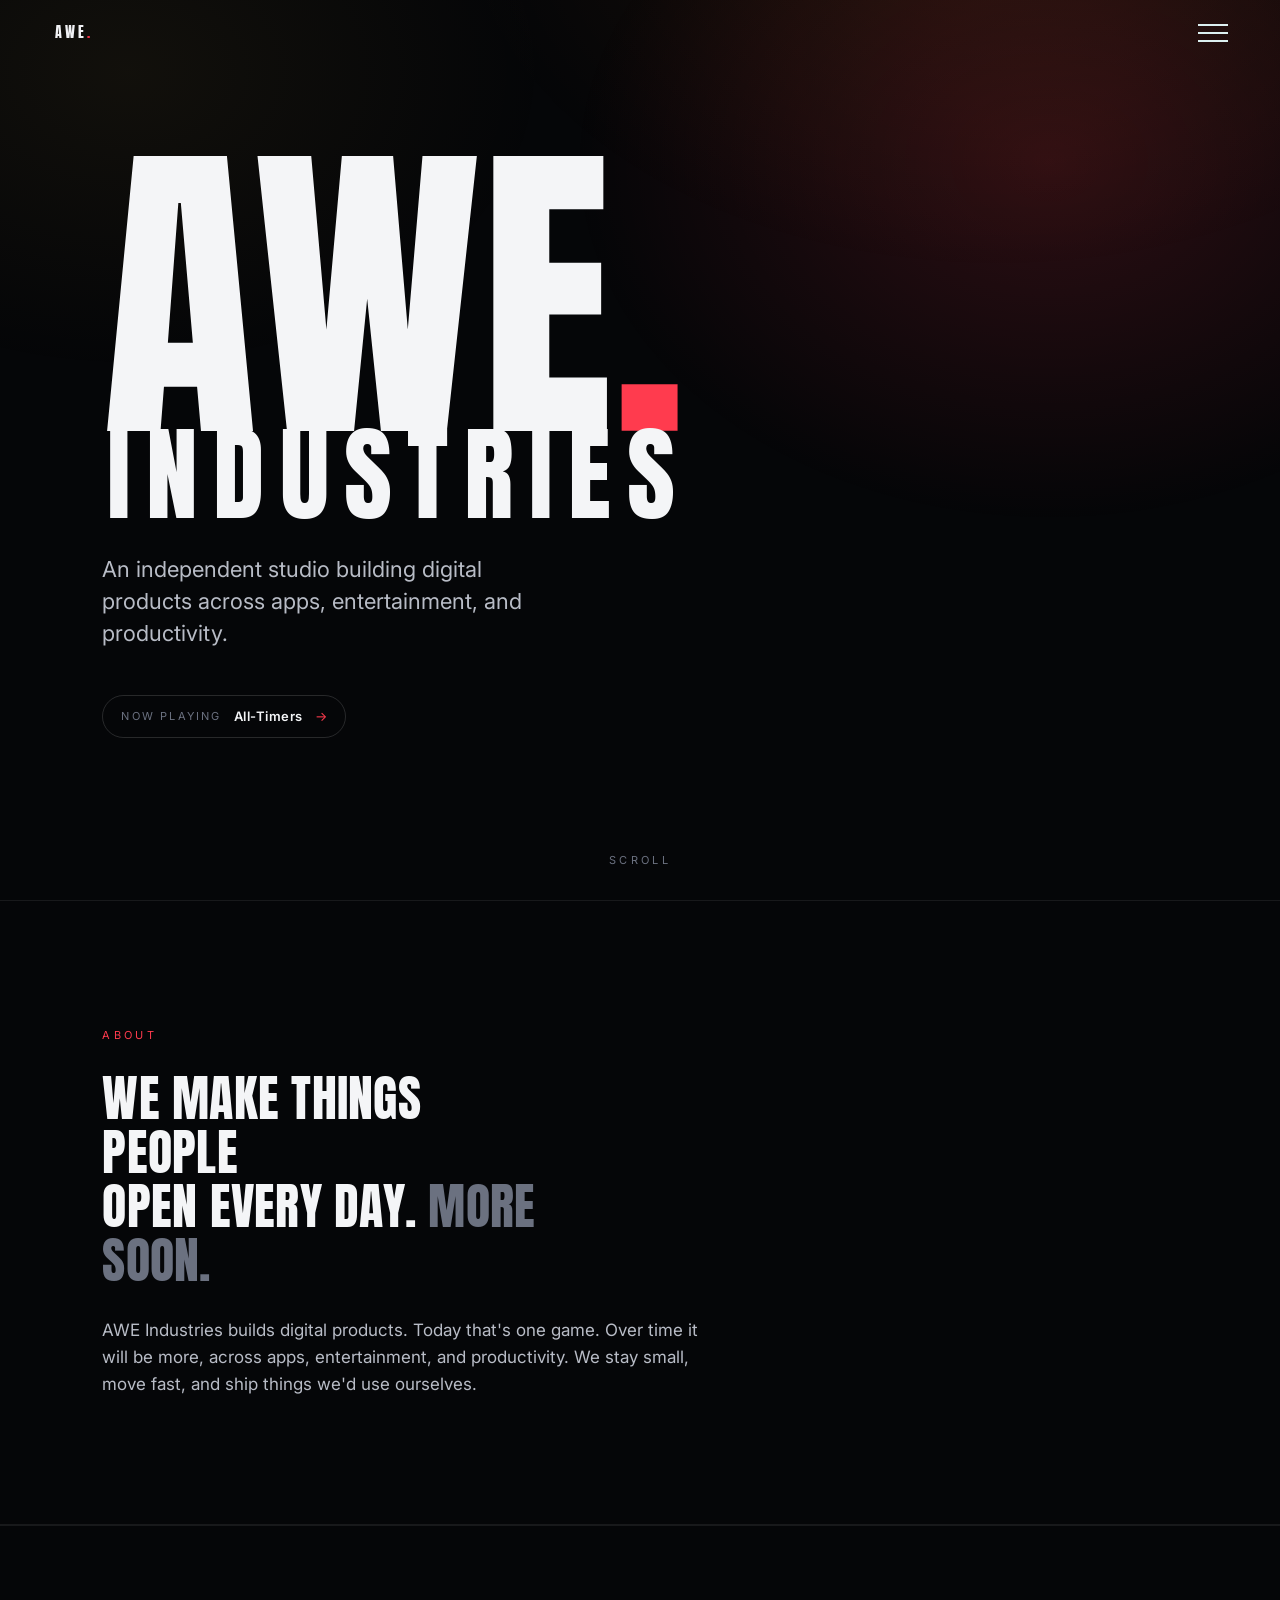
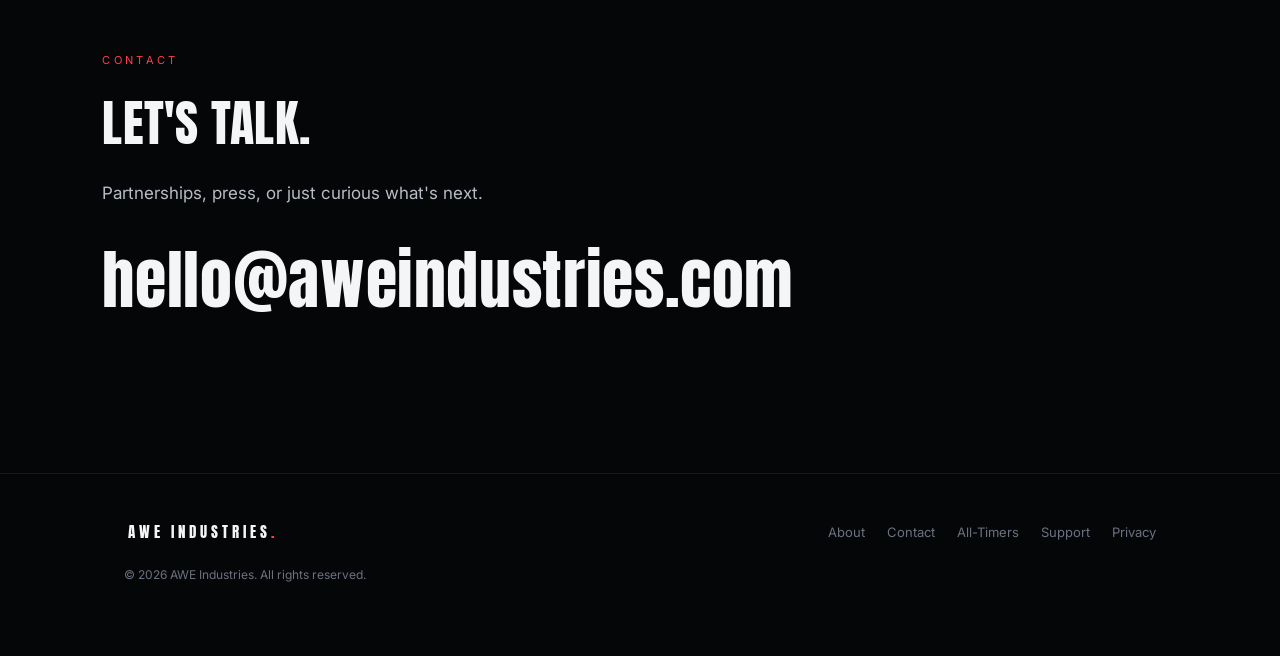
<file: index.html>
<!DOCTYPE html>
<html lang="en">
<head>
  <meta charset="UTF-8" />
  <meta name="viewport" content="width=device-width, initial-scale=1.0" />
  <title>AWE Industries</title>
  <meta name="description" content="AWE Industries is an independent studio building digital products across apps, entertainment, and productivity." />
  <meta property="og:title" content="AWE Industries" />
  <meta property="og:description" content="An independent studio building digital products." />
  <meta property="og:type" content="website" />
  <link rel="preconnect" href="https://fonts.googleapis.com" />
  <link rel="preconnect" href="https://fonts.gstatic.com" crossorigin />
  <link href="https://fonts.googleapis.com/css2?family=Anton&family=Inter:wght@400;500;600;700&display=swap" rel="stylesheet" />
  <link rel="stylesheet" href="styles.css" />
</head>
<body class="home">

  <!-- Top bar -->
  <header class="topbar">
    <a href="index.html" class="brand-mini">AWE<span class="dot">.</span></a>
    <button class="burger" id="burger" aria-label="Open menu" aria-expanded="false" aria-controls="menu">
      <span></span><span></span><span></span>
    </button>
  </header>

  <!-- Full-screen menu -->
  <div class="overlay" id="menu" role="dialog" aria-modal="true" aria-label="Menu">
    <nav class="menu-nav">
      <a href="#about" data-close>About</a>
      <a href="#contact" data-close>Contact</a>
      <a href="https://alltimersgame.com" target="_blank" rel="noopener">Play<span class="ext">↗</span></a>
    </nav>
    <div class="menu-foot">
      <span>© <span class="year">2026</span> AWE Industries</span>
      <span class="links">
        <a href="https://alltimersgame.com" target="_blank" rel="noopener">All-Timers</a>
        <a href="support.html">Support</a>
        <a href="privacy.html">Privacy</a>
      </span>
    </div>
  </div>

  <!-- Stage: the name is the hero -->
  <section class="stage">
    <h1 class="giant">
      <span class="l1">AWE<span class="dot">.</span></span>
      <span class="l2">Industries</span>
    </h1>
    <p class="stage-tag">An independent studio building digital products across apps, entertainment, and productivity.</p>
    <a class="now" href="https://alltimersgame.com" target="_blank" rel="noopener">
      <span class="label">Now playing</span> <b>All-Timers</b> <span class="arrow">→</span>
    </a>
    <div class="scroll-cue">Scroll</div>
  </section>

  <!-- About -->
  <section id="about" class="band">
    <div class="inner">
      <div class="band-label">About</div>
      <h2 class="statement">We make things people<br>open every day. <span class="mut">More soon.</span></h2>
      <p class="band-note">AWE Industries builds digital products. Today that's one game. Over time it will be more, across apps, entertainment, and productivity. We stay small, move fast, and ship things we'd use ourselves.</p>
    </div>
  </section>

  <!-- Contact -->
  <section id="contact" class="band">
    <div class="inner">
      <div class="band-label">Contact</div>
      <h2 class="statement">Let's talk.</h2>
      <p class="band-note">Partnerships, press, or just curious what's next.</p>
      <p style="margin-top:22px"><a class="mail-big" href="mailto:hello@aweindustries.com">hello@aweindustries.com</a></p>
    </div>
  </section>

  <!-- Footer -->
  <footer>
    <div class="wrap">
      <div class="foot-inner">
        <div class="wordmark">AWE Industries<span class="dot">.</span></div>
        <nav class="foot-links">
          <a href="#about">About</a>
          <a href="#contact">Contact</a>
          <a href="https://alltimersgame.com" target="_blank" rel="noopener">All-Timers</a>
          <a href="support.html">Support</a>
          <a href="privacy.html">Privacy</a>
        </nav>
      </div>
      <p class="disclaimer">© <span class="year">2026</span> AWE Industries. All rights reserved.</p>
    </div>
  </footer>

  <script>
    (function () {
      var burger = document.getElementById('burger');
      var menu = document.getElementById('menu');
      function setOpen(open) {
        menu.classList.toggle('open', open);
        burger.setAttribute('aria-expanded', open ? 'true' : 'false');
        burger.setAttribute('aria-label', open ? 'Close menu' : 'Open menu');
        document.body.style.overflow = open ? 'hidden' : '';
      }
      burger.addEventListener('click', function () {
        setOpen(!menu.classList.contains('open'));
      });
      menu.querySelectorAll('[data-close]').forEach(function (a) {
        a.addEventListener('click', function () { setOpen(false); });
      });
      document.addEventListener('keydown', function (e) {
        if (e.key === 'Escape' && menu.classList.contains('open')) setOpen(false);
      });
      Array.prototype.forEach.call(document.querySelectorAll('.year'), function (el) {
        el.textContent = new Date().getFullYear();
      });
    })();
  </script>
</body>
</html>
</file>
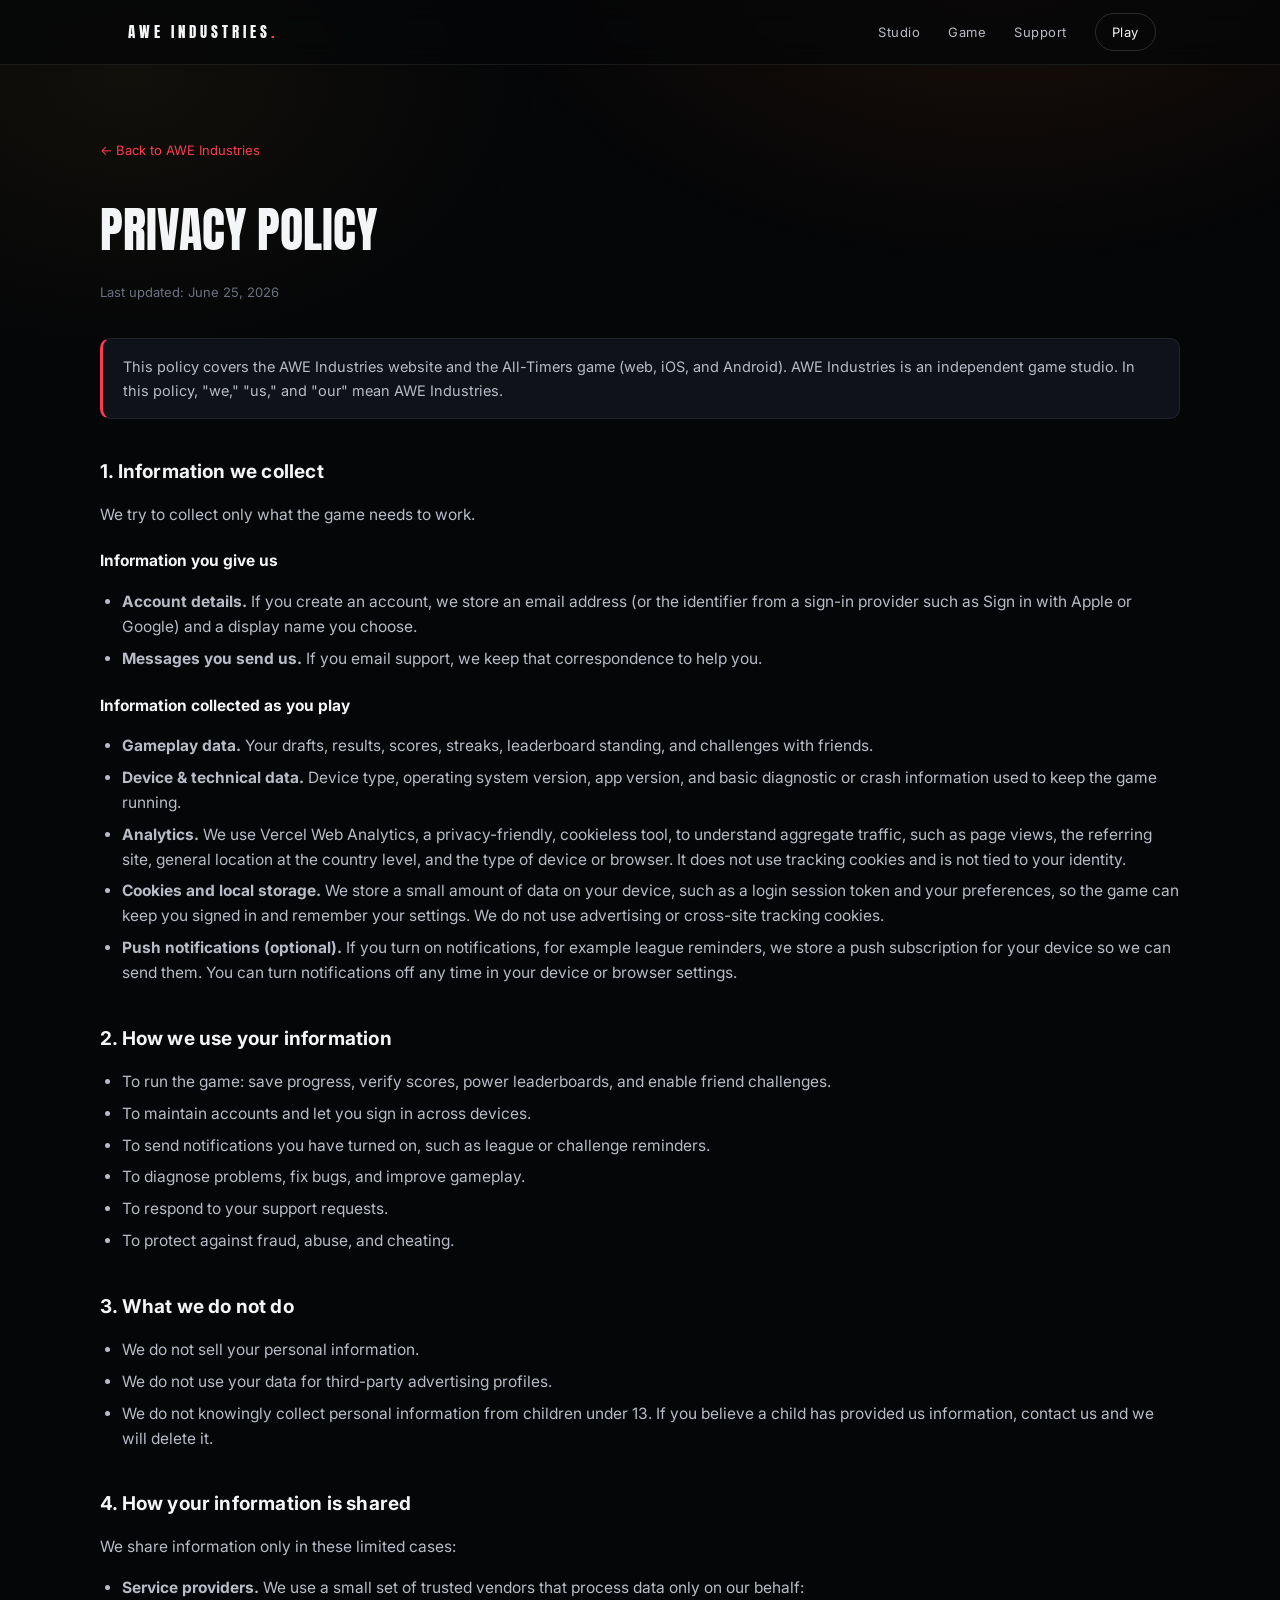
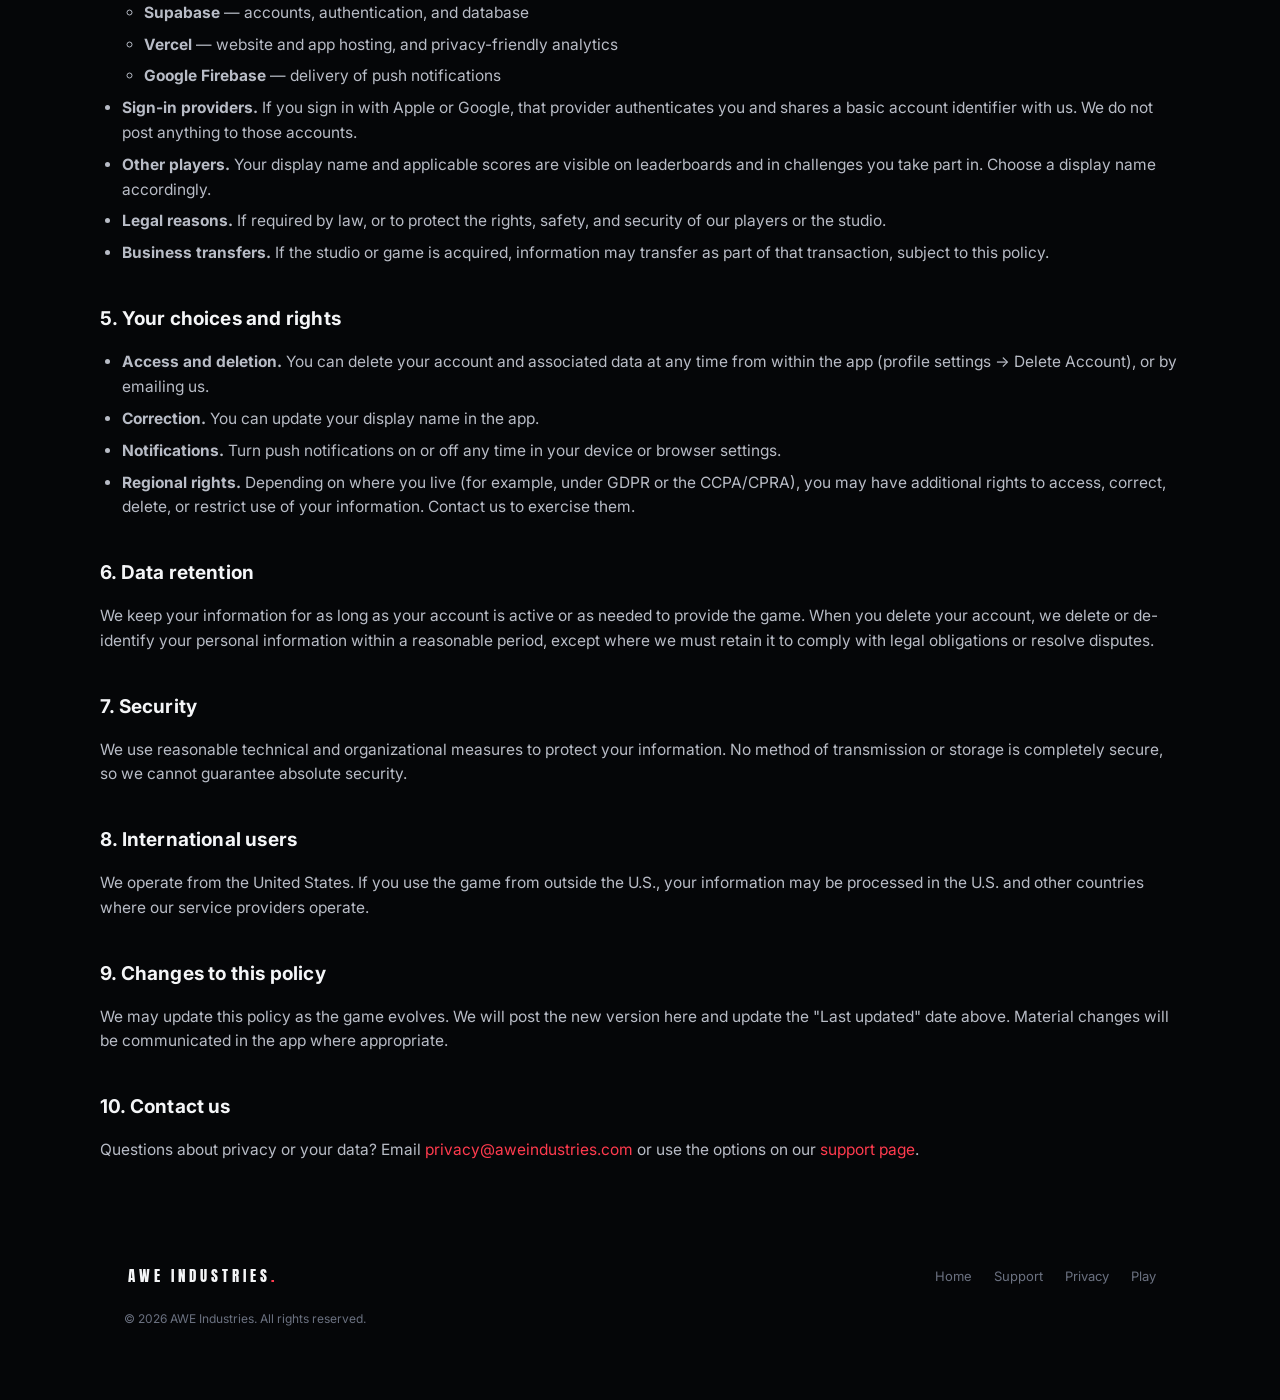
<file: privacy.html>
<!DOCTYPE html>
<html lang="en">
<head>
  <meta charset="UTF-8" />
  <meta name="viewport" content="width=device-width, initial-scale=1.0" />
  <title>Privacy Policy — AWE Industries</title>
  <meta name="description" content="Privacy policy for AWE Industries and All-Timers." />
  <link rel="preconnect" href="https://fonts.googleapis.com" />
  <link rel="preconnect" href="https://fonts.gstatic.com" crossorigin />
  <link href="https://fonts.googleapis.com/css2?family=Anton&family=Inter:wght@400;500;600;700&display=swap" rel="stylesheet" />
  <link rel="stylesheet" href="styles.css" />
</head>
<body>

  <header class="nav">
    <div class="wrap nav-inner">
      <a href="index.html" class="wordmark">AWE Industries<span class="dot">.</span></a>
      <nav class="nav-links">
        <a href="index.html#studio" class="hide-sm">Studio</a>
        <a href="index.html#game">Game</a>
        <a href="support.html" class="hide-sm">Support</a>
        <a href="https://alltimersgame.com" class="nav-cta" target="_blank" rel="noopener">Play</a>
      </nav>
    </div>
  </header>

  <div class="wrap doc">
    <a href="index.html" class="back-link">← Back to AWE Industries</a>
    <h1>Privacy Policy</h1>
    <p class="updated">Last updated: June 25, 2026</p>

    <div class="callout">
      This policy covers the AWE Industries website and the All-Timers game (web, iOS, and Android). AWE Industries is an independent game studio. In this policy, "we," "us," and "our" mean AWE Industries.
    </div>

    <h2>1. Information we collect</h2>
    <p>We try to collect only what the game needs to work.</p>
    <h3>Information you give us</h3>
    <ul>
      <li><strong>Account details.</strong> If you create an account, we store an email address (or the identifier from a sign-in provider such as Sign in with Apple or Google) and a display name you choose.</li>
      <li><strong>Messages you send us.</strong> If you email support, we keep that correspondence to help you.</li>
    </ul>
    <h3>Information collected as you play</h3>
    <ul>
      <li><strong>Gameplay data.</strong> Your drafts, results, scores, streaks, leaderboard standing, and challenges with friends.</li>
      <li><strong>Device &amp; technical data.</strong> Device type, operating system version, app version, and basic diagnostic or crash information used to keep the game running.</li>
      <li><strong>Analytics.</strong> We use Vercel Web Analytics, a privacy-friendly, cookieless tool, to understand aggregate traffic, such as page views, the referring site, general location at the country level, and the type of device or browser. It does not use tracking cookies and is not tied to your identity.</li>
      <li><strong>Cookies and local storage.</strong> We store a small amount of data on your device, such as a login session token and your preferences, so the game can keep you signed in and remember your settings. We do not use advertising or cross-site tracking cookies.</li>
      <li><strong>Push notifications (optional).</strong> If you turn on notifications, for example league reminders, we store a push subscription for your device so we can send them. You can turn notifications off any time in your device or browser settings.</li>
    </ul>

    <h2>2. How we use your information</h2>
    <ul>
      <li>To run the game: save progress, verify scores, power leaderboards, and enable friend challenges.</li>
      <li>To maintain accounts and let you sign in across devices.</li>
      <li>To send notifications you have turned on, such as league or challenge reminders.</li>
      <li>To diagnose problems, fix bugs, and improve gameplay.</li>
      <li>To respond to your support requests.</li>
      <li>To protect against fraud, abuse, and cheating.</li>
    </ul>

    <h2>3. What we do not do</h2>
    <ul>
      <li>We do not sell your personal information.</li>
      <li>We do not use your data for third-party advertising profiles.</li>
      <li>We do not knowingly collect personal information from children under 13. If you believe a child has provided us information, contact us and we will delete it.</li>
    </ul>

    <h2>4. How your information is shared</h2>
    <p>We share information only in these limited cases:</p>
    <ul>
      <li><strong>Service providers.</strong> We use a small set of trusted vendors that process data only on our behalf:
        <ul>
          <li><strong>Supabase</strong> — accounts, authentication, and database</li>
          <li><strong>Vercel</strong> — website and app hosting, and privacy-friendly analytics</li>
          <li><strong>Google Firebase</strong> — delivery of push notifications</li>
        </ul>
      </li>
      <li><strong>Sign-in providers.</strong> If you sign in with Apple or Google, that provider authenticates you and shares a basic account identifier with us. We do not post anything to those accounts.</li>
      <li><strong>Other players.</strong> Your display name and applicable scores are visible on leaderboards and in challenges you take part in. Choose a display name accordingly.</li>
      <li><strong>Legal reasons.</strong> If required by law, or to protect the rights, safety, and security of our players or the studio.</li>
      <li><strong>Business transfers.</strong> If the studio or game is acquired, information may transfer as part of that transaction, subject to this policy.</li>
    </ul>

    <h2>5. Your choices and rights</h2>
    <ul>
      <li><strong>Access and deletion.</strong> You can delete your account and associated data at any time from within the app (profile settings → Delete Account), or by emailing us.</li>
      <li><strong>Correction.</strong> You can update your display name in the app.</li>
      <li><strong>Notifications.</strong> Turn push notifications on or off any time in your device or browser settings.</li>
      <li><strong>Regional rights.</strong> Depending on where you live (for example, under GDPR or the CCPA/CPRA), you may have additional rights to access, correct, delete, or restrict use of your information. Contact us to exercise them.</li>
    </ul>

    <h2>6. Data retention</h2>
    <p>We keep your information for as long as your account is active or as needed to provide the game. When you delete your account, we delete or de-identify your personal information within a reasonable period, except where we must retain it to comply with legal obligations or resolve disputes.</p>

    <h2>7. Security</h2>
    <p>We use reasonable technical and organizational measures to protect your information. No method of transmission or storage is completely secure, so we cannot guarantee absolute security.</p>

    <h2>8. International users</h2>
    <p>We operate from the United States. If you use the game from outside the U.S., your information may be processed in the U.S. and other countries where our service providers operate.</p>

    <h2>9. Changes to this policy</h2>
    <p>We may update this policy as the game evolves. We will post the new version here and update the "Last updated" date above. Material changes will be communicated in the app where appropriate.</p>

    <h2>10. Contact us</h2>
    <p>Questions about privacy or your data? Email <a href="mailto:privacy@aweindustries.com">privacy@aweindustries.com</a> or use the options on our <a href="support.html">support page</a>.</p>
  </div>

  <footer>
    <div class="wrap">
      <div class="foot-inner">
        <div class="wordmark">AWE Industries<span class="dot">.</span></div>
        <nav class="foot-links">
          <a href="index.html">Home</a>
          <a href="support.html">Support</a>
          <a href="privacy.html">Privacy</a>
          <a href="https://alltimersgame.com" target="_blank" rel="noopener">Play</a>
        </nav>
      </div>
      <p class="disclaimer">© <span id="year">2026</span> AWE Industries. All rights reserved.</p>
    </div>
  </footer>

  <script>document.getElementById('year').textContent = new Date().getFullYear();</script>
</body>
</html>
</file>
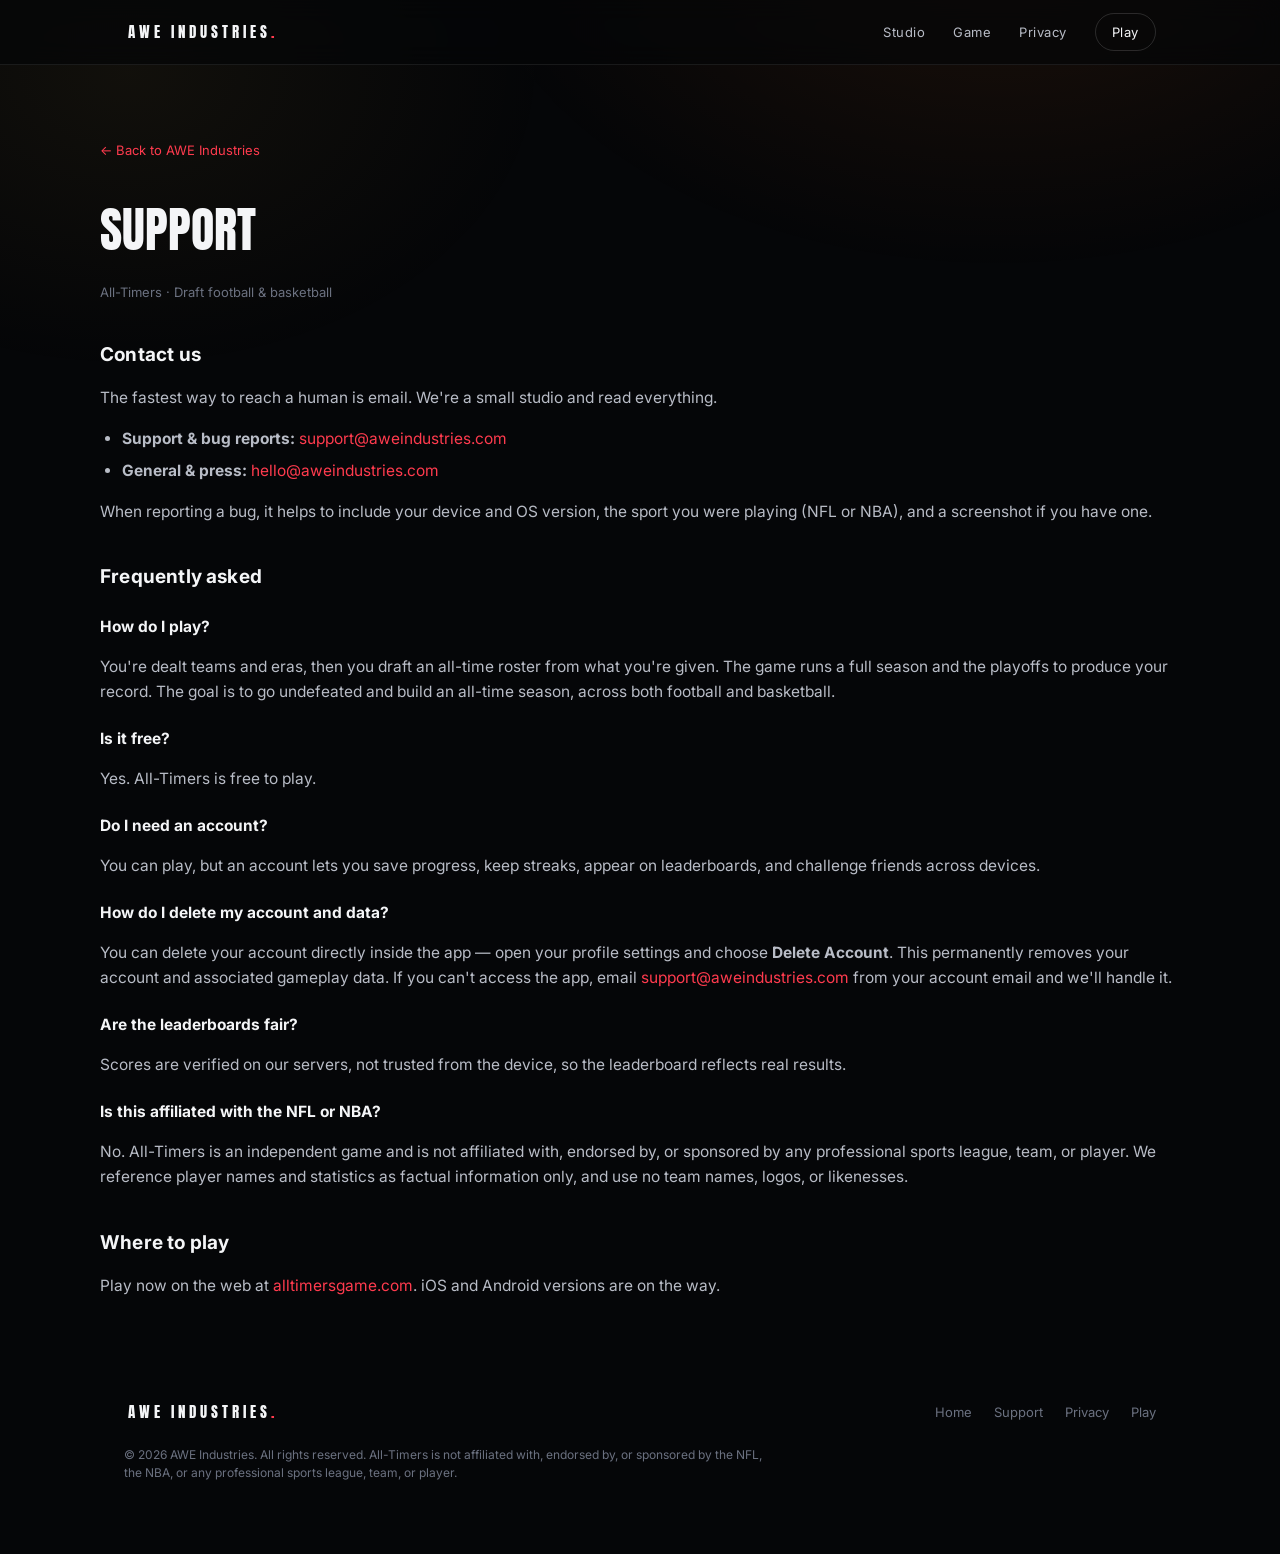
<file: support.html>
<!DOCTYPE html>
<html lang="en">
<head>
  <meta charset="UTF-8" />
  <meta name="viewport" content="width=device-width, initial-scale=1.0" />
  <title>Support — AWE Industries</title>
  <meta name="description" content="Support for All-Timers by AWE Industries. Contact, FAQs, and account help." />
  <link rel="preconnect" href="https://fonts.googleapis.com" />
  <link rel="preconnect" href="https://fonts.gstatic.com" crossorigin />
  <link href="https://fonts.googleapis.com/css2?family=Anton&family=Inter:wght@400;500;600;700&display=swap" rel="stylesheet" />
  <link rel="stylesheet" href="styles.css" />
</head>
<body>

  <header class="nav">
    <div class="wrap nav-inner">
      <a href="index.html" class="wordmark">AWE Industries<span class="dot">.</span></a>
      <nav class="nav-links">
        <a href="index.html#studio" class="hide-sm">Studio</a>
        <a href="index.html#game">Game</a>
        <a href="privacy.html" class="hide-sm">Privacy</a>
        <a href="https://alltimersgame.com" class="nav-cta" target="_blank" rel="noopener">Play</a>
      </nav>
    </div>
  </header>

  <div class="wrap doc">
    <a href="index.html" class="back-link">← Back to AWE Industries</a>
    <h1>Support</h1>
    <p class="updated">All-Timers · Draft football &amp; basketball</p>

    <h2>Contact us</h2>
    <p>The fastest way to reach a human is email. We're a small studio and read everything.</p>
    <ul>
      <li><strong>Support &amp; bug reports:</strong> <a href="mailto:support@aweindustries.com">support@aweindustries.com</a></li>
      <li><strong>General &amp; press:</strong> <a href="mailto:hello@aweindustries.com">hello@aweindustries.com</a></li>
    </ul>
    <p>When reporting a bug, it helps to include your device and OS version, the sport you were playing (NFL or NBA), and a screenshot if you have one.</p>

    <h2>Frequently asked</h2>

    <h3>How do I play?</h3>
    <p>You're dealt teams and eras, then you draft an all-time roster from what you're given. The game runs a full season and the playoffs to produce your record. The goal is to go undefeated and build an all-time season, across both football and basketball.</p>

    <h3>Is it free?</h3>
    <p>Yes. All-Timers is free to play.</p>

    <h3>Do I need an account?</h3>
    <p>You can play, but an account lets you save progress, keep streaks, appear on leaderboards, and challenge friends across devices.</p>

    <h3>How do I delete my account and data?</h3>
    <p>You can delete your account directly inside the app — open your profile settings and choose <strong>Delete Account</strong>. This permanently removes your account and associated gameplay data. If you can't access the app, email <a href="mailto:support@aweindustries.com">support@aweindustries.com</a> from your account email and we'll handle it.</p>

    <h3>Are the leaderboards fair?</h3>
    <p>Scores are verified on our servers, not trusted from the device, so the leaderboard reflects real results.</p>

    <h3>Is this affiliated with the NFL or NBA?</h3>
    <p>No. All-Timers is an independent game and is not affiliated with, endorsed by, or sponsored by any professional sports league, team, or player. We reference player names and statistics as factual information only, and use no team names, logos, or likenesses.</p>

    <h2>Where to play</h2>
    <p>Play now on the web at <a href="https://alltimersgame.com" target="_blank" rel="noopener">alltimersgame.com</a>. iOS and Android versions are on the way.</p>
  </div>

  <footer>
    <div class="wrap">
      <div class="foot-inner">
        <div class="wordmark">AWE Industries<span class="dot">.</span></div>
        <nav class="foot-links">
          <a href="index.html">Home</a>
          <a href="support.html">Support</a>
          <a href="privacy.html">Privacy</a>
          <a href="https://alltimersgame.com" target="_blank" rel="noopener">Play</a>
        </nav>
      </div>
      <p class="disclaimer">© <span id="year">2026</span> AWE Industries. All rights reserved. All-Timers is not affiliated with, endorsed by, or sponsored by the NFL, the NBA, or any professional sports league, team, or player.</p>
    </div>
  </footer>

  <script>document.getElementById('year').textContent = new Date().getFullYear();</script>
</body>
</html>
</file>
<file: styles.css>
/* AWE Industries — studio site
   Brand: near-black #050608, orange #ff7a1e, gold #e9b949, Anton display wordmark.
   Self-contained, no build step. */

:root {
  --bg: #050608;
  --bg-soft: #0b0d12;
  --panel: #0f1219;
  --line: rgba(255, 255, 255, 0.08);
  --line-strong: rgba(255, 255, 255, 0.14);
  --ink: #f4f5f7;
  --ink-soft: #b8bcc6;
  --ink-faint: #6b7180;
  --orange: #ff7a1e;
  --gold: #e9b949;
  --maxw: 1080px;
  --radius: 16px;

  /* Studio accent — change these two lines to reskin the whole site. */
  --accent: #ff3b4e;
  --glow: rgba(255, 59, 78, 0.16);
}

* { box-sizing: border-box; }

html { scroll-behavior: smooth; }

body {
  margin: 0;
  background: var(--bg);
  color: var(--ink);
  font-family: 'Inter', system-ui, -apple-system, Segoe UI, Roboto, Helvetica, Arial, sans-serif;
  line-height: 1.6;
  -webkit-font-smoothing: antialiased;
  text-rendering: optimizeLegibility;
}

/* Subtle field-glow background */
body::before {
  content: '';
  position: fixed;
  inset: 0;
  z-index: -1;
  background:
    radial-gradient(900px 600px at 78% -10%, rgba(255, 122, 30, 0.10), transparent 60%),
    radial-gradient(700px 500px at 10% 8%, rgba(233, 185, 73, 0.06), transparent 60%);
  pointer-events: none;
}

a { color: inherit; text-decoration: none; }

.wrap { max-width: var(--maxw); margin: 0 auto; padding: 0 24px; }

/* ---------- Header ---------- */
.nav {
  position: sticky;
  top: 0;
  z-index: 50;
  backdrop-filter: blur(12px);
  background: rgba(5, 6, 8, 0.72);
  border-bottom: 1px solid var(--line);
}
.nav-inner {
  display: flex;
  align-items: center;
  justify-content: space-between;
  height: 64px;
}
.wordmark {
  font-family: 'Anton', sans-serif;
  text-transform: uppercase;
  letter-spacing: 0.26em;
  font-size: 15px;
  padding-left: 0.26em;
  color: var(--ink);
}
.wordmark .dot { color: var(--accent); }
.nav-links { display: flex; gap: 28px; align-items: center; }
.nav-links a {
  font-size: 13px;
  letter-spacing: 0.04em;
  color: var(--ink-soft);
  transition: color 0.18s ease;
}
.nav-links a:hover { color: var(--ink); }
.nav-cta {
  border: 1px solid var(--line-strong);
  border-radius: 999px;
  padding: 8px 16px !important;
  color: var(--ink) !important;
}
.nav-cta:hover { border-color: var(--accent); }

@media (max-width: 640px) {
  .nav-links { gap: 16px; }
  .nav-links a.hide-sm { display: none; }
}

/* ---------- Hero ---------- */
.hero {
  padding: 120px 0 90px;
  border-bottom: 1px solid var(--line);
}
.eyebrow {
  display: inline-flex;
  align-items: center;
  gap: 10px;
  font-size: 11px;
  text-transform: uppercase;
  letter-spacing: 0.32em;
  color: var(--ink-faint);
  margin-bottom: 28px;
}
.eyebrow .pulse {
  width: 7px; height: 7px; border-radius: 50%;
  background: var(--accent);
  box-shadow: 0 0 0 0 rgba(255, 122, 30, 0.6);
  animation: pulse 2.4s infinite;
}
@keyframes pulse {
  0% { box-shadow: 0 0 0 0 rgba(255,122,30,0.5); }
  70% { box-shadow: 0 0 0 8px rgba(255,122,30,0); }
  100% { box-shadow: 0 0 0 0 rgba(255,122,30,0); }
}
.hero h1 {
  font-family: 'Anton', sans-serif;
  font-weight: 400;
  text-transform: uppercase;
  font-size: clamp(40px, 7vw, 78px);
  line-height: 0.98;
  letter-spacing: 0.01em;
  margin: 0 0 24px;
  max-width: 14ch;
}
.hero h1 .accent {
  background: linear-gradient(92deg, var(--accent), var(--gold));
  -webkit-background-clip: text;
  background-clip: text;
  color: transparent;
}
.hero .lede {
  font-size: clamp(17px, 2.2vw, 20px);
  color: var(--ink-soft);
  max-width: 56ch;
  margin: 0 0 36px;
}
.btn-row { display: flex; gap: 14px; flex-wrap: wrap; }
.btn {
  display: inline-flex;
  align-items: center;
  gap: 9px;
  padding: 13px 22px;
  border-radius: 999px;
  font-weight: 600;
  font-size: 14px;
  letter-spacing: 0.01em;
  transition: transform 0.16s ease, box-shadow 0.16s ease, border-color 0.16s ease;
}
.btn-primary {
  background: linear-gradient(92deg, var(--accent), var(--gold));
  color: #1a0d00;
  box-shadow: 0 8px 30px rgba(255, 122, 30, 0.22);
}
.btn-primary:hover { transform: translateY(-2px); box-shadow: 0 12px 38px rgba(255,122,30,0.30); }
.btn-ghost { border: 1px solid var(--line-strong); color: var(--ink); }
.btn-ghost:hover { border-color: var(--accent); transform: translateY(-2px); }

/* ---------- Section scaffolding ---------- */
section { padding: 84px 0; border-bottom: 1px solid var(--line); }
.sec-label {
  font-size: 11px;
  text-transform: uppercase;
  letter-spacing: 0.3em;
  color: var(--accent);
  margin-bottom: 18px;
}
.sec-title {
  font-family: 'Anton', sans-serif;
  font-weight: 400;
  text-transform: uppercase;
  font-size: clamp(28px, 4.5vw, 44px);
  line-height: 1.04;
  margin: 0 0 22px;
}
.sec-body { color: var(--ink-soft); max-width: 62ch; font-size: 16.5px; }
.sec-body p { margin: 0 0 16px; }
.sec-body strong { color: var(--ink); font-weight: 600; }

/* ---------- Game feature ---------- */
.game {
  display: grid;
  grid-template-columns: 1.05fr 0.95fr;
  gap: 56px;
  align-items: center;
}
@media (max-width: 820px) { .game { grid-template-columns: 1fr; gap: 36px; } }

.game-card {
  background: linear-gradient(160deg, var(--panel), var(--bg-soft));
  border: 1px solid var(--line);
  border-radius: 22px;
  padding: 34px;
  position: relative;
  overflow: hidden;
}
.game-card::before {
  content: '';
  position: absolute;
  inset: 0;
  background: radial-gradient(closest-side at 80% 0%, rgba(255,122,30,0.16), transparent 70%);
  pointer-events: none;
}
.game-logo {
  font-family: 'Anton', sans-serif;
  text-transform: uppercase;
  font-size: clamp(30px, 5vw, 46px);
  line-height: 0.96;
  letter-spacing: 0.01em;
  margin: 0 0 6px;
}
.game-logo .num { color: var(--gold); }
.game-tag {
  font-size: 12px;
  text-transform: uppercase;
  letter-spacing: 0.22em;
  color: var(--ink-faint);
  margin-bottom: 26px;
}
.chip-row { display: flex; flex-wrap: wrap; gap: 9px; margin: 22px 0 6px; }
.chip {
  font-size: 12px;
  border: 1px solid var(--line-strong);
  border-radius: 999px;
  padding: 6px 13px;
  color: var(--ink-soft);
  background: rgba(255,255,255,0.02);
}

.feat-list { list-style: none; padding: 0; margin: 6px 0 0; display: grid; gap: 16px; }
.feat-list li { display: flex; gap: 13px; align-items: flex-start; }
.feat-list .ic {
  flex: none;
  width: 26px; height: 26px; border-radius: 7px;
  display: grid; place-items: center;
  background: rgba(255,122,30,0.12);
  color: var(--accent);
  font-size: 14px;
  margin-top: 1px;
}
.feat-list b { color: var(--ink); font-weight: 600; }
.feat-list span.d { color: var(--ink-soft); }

/* ---------- Studio values grid ---------- */
.grid3 {
  display: grid;
  grid-template-columns: repeat(3, 1fr);
  gap: 18px;
  margin-top: 8px;
}
@media (max-width: 760px) { .grid3 { grid-template-columns: 1fr; } }
.tile {
  background: var(--panel);
  border: 1px solid var(--line);
  border-radius: var(--radius);
  padding: 26px;
}
.tile h3 {
  font-size: 16px;
  margin: 0 0 8px;
  letter-spacing: 0.01em;
}
.tile p { margin: 0; color: var(--ink-soft); font-size: 14.5px; }
.tile .k {
  font-family: 'Anton', sans-serif;
  color: var(--gold);
  font-size: 13px;
  letter-spacing: 0.18em;
  text-transform: uppercase;
  display: block;
  margin-bottom: 14px;
}

/* ---------- Contact ---------- */
.contact-row { display: flex; gap: 18px; flex-wrap: wrap; align-items: center; margin-top: 26px; }
.contact-row a.mail {
  font-family: 'Anton', sans-serif;
  font-size: clamp(22px, 4vw, 34px);
  text-transform: lowercase;
  letter-spacing: 0.02em;
  color: var(--ink);
  border-bottom: 2px solid transparent;
  transition: border-color 0.18s ease, color 0.18s ease;
}
.contact-row a.mail:hover { border-color: var(--accent); }

/* ---------- Footer ---------- */
footer {
  padding: 46px 0 60px;
  color: var(--ink-faint);
  font-size: 13px;
}
.foot-inner { display: flex; justify-content: space-between; gap: 20px; flex-wrap: wrap; align-items: center; }
.foot-links { display: flex; gap: 22px; flex-wrap: wrap; }
.foot-links a:hover { color: var(--ink); }
.disclaimer {
  margin-top: 22px;
  font-size: 12px;
  color: var(--ink-faint);
  line-height: 1.5;
  max-width: 80ch;
}

/* ---------- Legal / content pages ---------- */
.doc { padding: 72px 0 40px; }
.doc h1 {
  font-family: 'Anton', sans-serif;
  font-weight: 400;
  text-transform: uppercase;
  font-size: clamp(30px, 5vw, 48px);
  margin: 0 0 8px;
}
.doc .updated { color: var(--ink-faint); font-size: 13px; margin-bottom: 36px; }
.doc h2 {
  font-size: 19px;
  margin: 38px 0 12px;
  letter-spacing: 0.01em;
}
.doc h3 { font-size: 15.5px; margin: 22px 0 8px; color: var(--ink); }
.doc p, .doc li { color: var(--ink-soft); font-size: 15.5px; }
.doc ul { padding-left: 22px; }
.doc li { margin-bottom: 7px; }
.doc a { color: var(--accent); border-bottom: 1px solid transparent; }
.doc a:hover { border-color: var(--accent); }
.doc .callout {
  background: var(--panel);
  border: 1px solid var(--line);
  border-left: 3px solid var(--accent);
  border-radius: 10px;
  padding: 16px 20px;
  margin: 24px 0;
  font-size: 14.5px;
  color: var(--ink-soft);
}
.back-link {
  display: inline-flex; align-items: center; gap: 8px;
  font-size: 13px; color: var(--ink-faint); margin-bottom: 30px;
}
.back-link:hover { color: var(--ink); }

/* =====================================================================
   HOME REDESIGN — bold/minimal studio page (distinct classes so the
   legal pages keep using .nav above untouched).
   ===================================================================== */

.home { overflow-x: hidden; }

/* Minimal top bar */
.topbar {
  position: fixed;
  top: 0; left: 0; right: 0;
  z-index: 60;
  display: flex;
  align-items: center;
  justify-content: space-between;
  padding: 22px clamp(20px, 5vw, 52px);
  mix-blend-mode: difference; /* stays legible over light overlay too */
}
.brand-mini {
  font-family: 'Anton', sans-serif;
  text-transform: uppercase;
  letter-spacing: 0.22em;
  font-size: 14px;
  padding-left: 0.22em;
  color: #fff;
}
.brand-mini .dot { color: var(--accent); }

/* Hamburger */
.burger {
  appearance: none;
  background: none;
  border: 0;
  padding: 8px;
  margin: -8px;
  cursor: pointer;
  display: inline-flex;
  flex-direction: column;
  gap: 6px;
  z-index: 80;
}
.burger span {
  display: block;
  width: 30px;
  height: 2px;
  background: #fff;
  transition: transform 0.32s ease, opacity 0.2s ease;
}
.burger[aria-expanded="true"] span:nth-child(1) { transform: translateY(8px) rotate(45deg); }
.burger[aria-expanded="true"] span:nth-child(2) { opacity: 0; }
.burger[aria-expanded="true"] span:nth-child(3) { transform: translateY(-8px) rotate(-45deg); }

/* Full-screen menu overlay */
.overlay {
  position: fixed;
  inset: 0;
  z-index: 70;
  background: rgba(5, 6, 8, 0.97);
  backdrop-filter: blur(8px);
  display: flex;
  flex-direction: column;
  justify-content: center;
  padding: 0 clamp(24px, 8vw, 120px);
  opacity: 0;
  visibility: hidden;
  transition: opacity 0.4s ease, visibility 0.4s ease;
}
.overlay.open { opacity: 1; visibility: visible; }
.overlay::before {
  content: '';
  position: absolute;
  inset: 0;
  background: radial-gradient(700px 500px at 90% 110%, rgba(255,122,30,0.12), transparent 60%);
  pointer-events: none;
}
.menu-nav { display: flex; flex-direction: column; gap: clamp(8px, 2vh, 18px); }
.menu-nav a {
  font-family: 'Anton', sans-serif;
  text-transform: uppercase;
  font-size: clamp(38px, 9vw, 92px);
  line-height: 1.0;
  letter-spacing: 0.01em;
  color: var(--ink);
  width: fit-content;
  transition: color 0.2s ease, transform 0.3s ease;
  transform: translateY(14px);
  opacity: 0;
}
.overlay.open .menu-nav a { transform: translateY(0); opacity: 1; }
.overlay.open .menu-nav a:nth-child(1) { transition-delay: 0.08s; }
.overlay.open .menu-nav a:nth-child(2) { transition-delay: 0.14s; }
.overlay.open .menu-nav a:nth-child(3) { transition-delay: 0.20s; }
.menu-nav a:hover { color: var(--accent); }
.menu-nav a .ext { font-size: 0.32em; vertical-align: super; color: var(--ink-faint); margin-left: 0.3em; }
.menu-foot {
  position: absolute;
  bottom: clamp(28px, 6vh, 56px);
  left: clamp(24px, 8vw, 120px);
  right: clamp(24px, 8vw, 120px);
  display: flex;
  justify-content: space-between;
  gap: 18px;
  flex-wrap: wrap;
  font-size: 13px;
  color: var(--ink-faint);
}
.menu-foot a { color: var(--ink-faint); }
.menu-foot a:hover { color: var(--ink); }
.menu-foot .links { display: flex; gap: 20px; flex-wrap: wrap; }

/* Stage / hero — the name is the hero */
.stage {
  min-height: 100svh;
  display: flex;
  flex-direction: column;
  justify-content: center;
  align-items: flex-start;
  padding: 0 clamp(24px, 8vw, 120px);
  border: 0;
  position: relative;
}
.stage::after {
  content: '';
  position: absolute;
  inset: 0;
  z-index: -1;
  background: radial-gradient(820px 620px at 82% 18%, rgba(255,122,30,0.14), transparent 58%);
  pointer-events: none;
}
.giant {
  font-family: 'Anton', sans-serif;
  text-transform: uppercase;
  font-weight: 400;
  line-height: 0.84;
  letter-spacing: -0.005em;
  margin: 0;
}
.giant .l1 {
  display: block;
  font-size: clamp(96px, 26vw, 320px);
  color: var(--ink);
}
.giant .l1 .dot { color: var(--accent); }
.giant .l2 {
  display: block;
  font-size: clamp(28px, 8.6vw, 104px);
  letter-spacing: clamp(0.04em, 1.2vw, 0.22em);
  color: var(--ink);
  padding-left: 0.04em;
}
.stage-tag {
  margin: clamp(26px, 4vh, 48px) 0 0;
  font-size: clamp(16px, 2.1vw, 22px);
  color: var(--ink-soft);
  max-width: 30ch;
  line-height: 1.45;
}
.now {
  margin-top: clamp(30px, 5vh, 52px);
  display: inline-flex;
  align-items: center;
  gap: 12px;
  font-size: 13px;
  letter-spacing: 0.04em;
  color: var(--ink-soft);
  border: 1px solid var(--line-strong);
  border-radius: 999px;
  padding: 10px 18px;
  transition: border-color 0.2s ease, transform 0.18s ease;
}
.now:hover { border-color: var(--accent); transform: translateY(-2px); }
.now .label { color: var(--ink-faint); text-transform: uppercase; letter-spacing: 0.2em; font-size: 11px; }
.now b { color: var(--ink); font-weight: 600; }
.now .arrow { color: var(--accent); }
.scroll-cue {
  position: absolute;
  bottom: 30px;
  left: 50%;
  transform: translateX(-50%);
  font-size: 11px;
  letter-spacing: 0.3em;
  text-transform: uppercase;
  color: var(--ink-faint);
  animation: bob 2.6s ease-in-out infinite;
}
@keyframes bob { 0%,100% { transform: translateX(-50%) translateY(0); } 50% { transform: translateX(-50%) translateY(6px); } }

/* Quiet content bands */
.band {
  padding: clamp(80px, 14vh, 150px) clamp(24px, 8vw, 120px);
  border-top: 1px solid var(--line);
  max-width: none;
}
.band .inner { max-width: 1080px; margin: 0 auto; width: 100%; }
.band-label {
  font-size: 11px;
  text-transform: uppercase;
  letter-spacing: 0.3em;
  color: var(--accent);
  margin-bottom: 26px;
}
.statement {
  font-family: 'Anton', sans-serif;
  text-transform: uppercase;
  font-weight: 400;
  font-size: clamp(26px, 4.4vw, 50px);
  line-height: 1.08;
  letter-spacing: 0.005em;
  margin: 0;
  max-width: 18ch;
}
.statement .mut { color: var(--ink-faint); }
.band-note {
  margin: 30px 0 0;
  color: var(--ink-soft);
  font-size: clamp(15px, 1.8vw, 17px);
  max-width: 56ch;
  line-height: 1.6;
}
.band-note strong { color: var(--ink); font-weight: 600; }
.mail-big {
  font-family: 'Anton', sans-serif;
  text-transform: lowercase;
  font-size: clamp(20px, 5.4vw, 64px);
  letter-spacing: 0.01em;
  color: var(--ink);
  border-bottom: 2px solid transparent;
  transition: border-color 0.2s ease, color 0.2s ease;
  overflow-wrap: anywhere;
}
.mail-big:hover { border-color: var(--accent); }

@media (prefers-reduced-motion: reduce) {
  .menu-nav a, .now, .scroll-cue { transition: none; animation: none; transform: none; opacity: 1; }
}

/* Home accent routing — these override the orange in the home rules above
   via higher specificity, so the whole home page recolors from --accent/--glow. */
.home .brand-mini .dot,
.home .giant .l1 .dot,
.home .now .arrow,
.home .band-label { color: var(--accent); }
.home .menu-nav a:hover { color: var(--accent); }
.home .now:hover,
.home .mail-big:hover { border-color: var(--accent); }
.home .stage::after { background: radial-gradient(820px 620px at 82% 18%, var(--glow), transparent 58%); }
.home .overlay::before { background: radial-gradient(700px 500px at 90% 110%, var(--glow), transparent 60%); }

/* draft banner — remove before publishing */
.draft-banner {
  background: rgba(233,185,73,0.10);
  border: 1px solid rgba(233,185,73,0.35);
  color: var(--gold);
  text-align: center;
  font-size: 13px;
  padding: 10px 16px;
}
</file>
